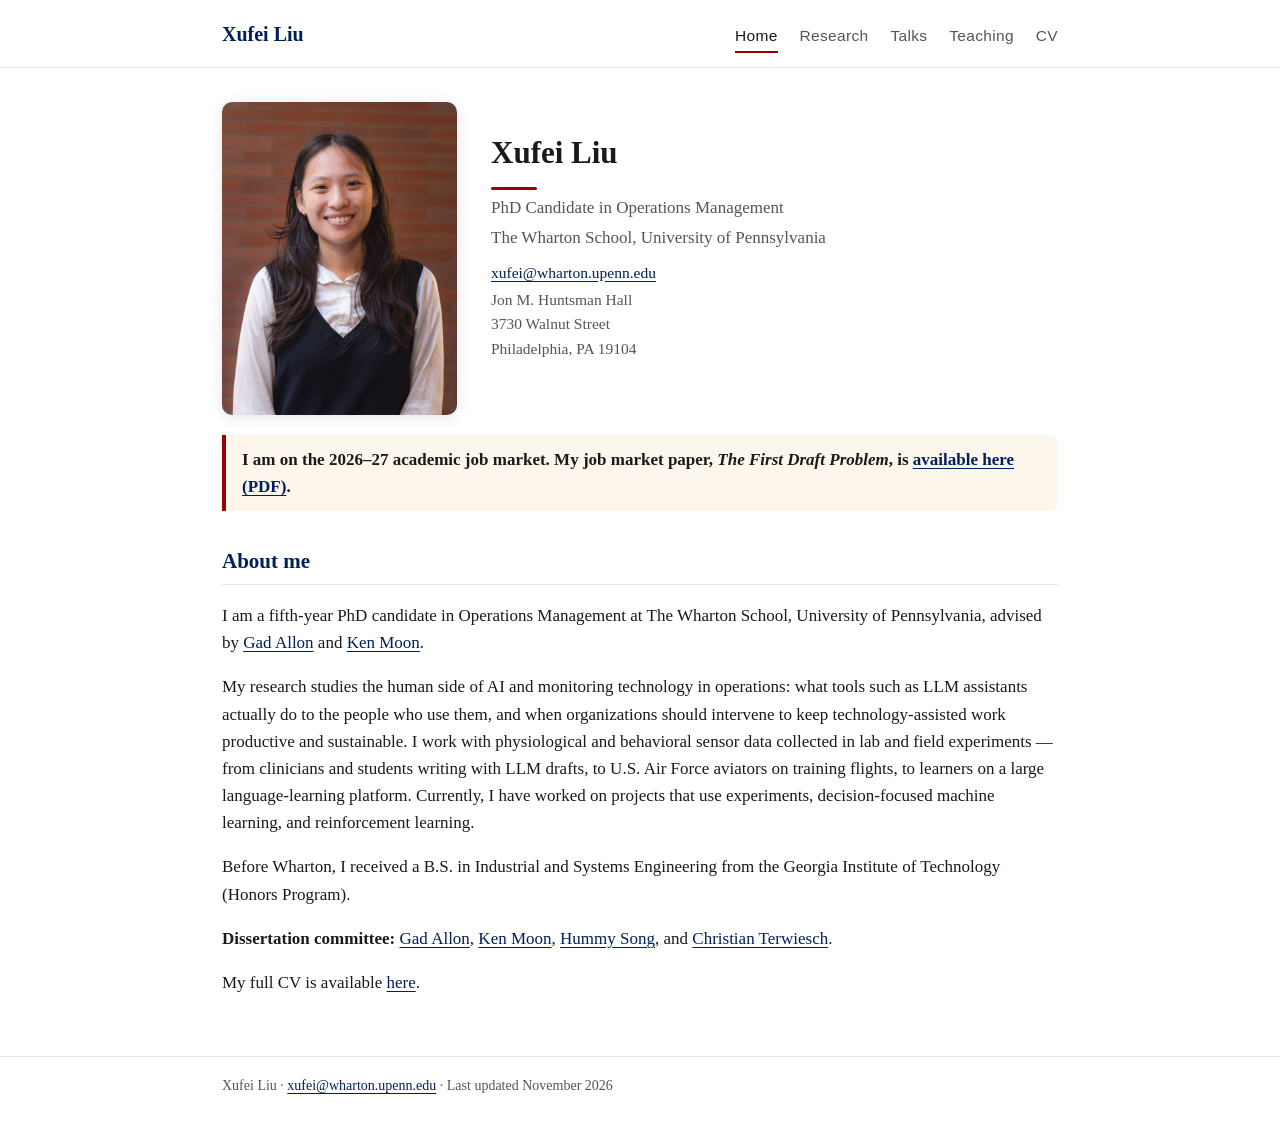
<file: index.html>
<!DOCTYPE html>
<html lang="en">
<head>
  <meta charset="utf-8">
  <meta name="viewport" content="width=device-width, initial-scale=1">
  <title>Xufei Liu</title>
  <meta name="description" content="Xufei Liu — PhD Candidate in Operations Management at The Wharton School, University of Pennsylvania. On the 2026–27 academic job market. Human-AI collaboration, worker well-being, and decision-aware machine learning.">
  <link rel="stylesheet" href="style.css?v=20261027">
</head>
<body>

<nav>
  <div class="container">
    <a class="brand" href="index.html">Xufei Liu</a>
    <a class="navlink active" href="index.html">Home</a>
    <a class="navlink" href="research.html">Research</a>
    <a class="navlink" href="talks.html">Talks</a>
    <a class="navlink" href="teaching.html">Teaching</a>
    <a class="navlink" href="cv/Xufei_Liu_CV.pdf">CV</a>
  </div>
</nav>

<div class="container">

  <div class="profile">
    <!-- headshot_web.jpg is the optimized copy (700px, ~70KB); the full-size
         original is img/headshot.JPG if you ever need it. -->
    <img src="img/headshot_web.jpg" alt="Photo of Xufei Liu">
    <div>
      <h1>Xufei Liu</h1>
      <p class="subtitle">PhD Candidate in Operations Management</p>
      <p class="subtitle">The Wharton School, University of Pennsylvania</p>
      <div class="contact">
        <div><a href="mailto:xufei@wharton.upenn.edu">xufei@wharton.upenn.edu</a></div>
        <div>Jon M. Huntsman Hall<br>3730 Walnut Street<br>Philadelphia, PA 19104</div>
        <!-- Add when ready:
        <div><a href="https://scholar.google.com/...">Google Scholar</a> · <a href="https://www.linkedin.com/in/...">LinkedIn</a></div>
        -->
      </div>
    </div>
  </div>

  <p class="jobmarket">I am on the 2026–27 academic job market. My job market paper,
  <em>The First Draft Problem</em>, is
  <a href="papers/FirstDraftProblem_Xufei_Liu.pdf">available here (PDF)</a>.</p>

  <h2>About me</h2>

  <p class="about-intro">I am a fifth-year PhD candidate in Operations Management at The Wharton School,
  University of Pennsylvania, advised by
  <a href="https://oid.wharton.upenn.edu/profile/gadallon/">Gad&nbsp;Allon</a> and
  <a href="https://www.kenmoon.net/">Ken&nbsp;Moon</a>.</p>

  <p>My research studies the human side of AI and monitoring technology in operations:
  what tools such as LLM assistants actually do to the people who use them, and when
  organizations should intervene to keep technology-assisted work productive and
  sustainable. I work with physiological and behavioral sensor data collected in lab and
  field experiments — from clinicians and students writing with LLM drafts, to U.S. Air
  Force aviators on training flights, to learners on a large language-learning platform.
  Currently, I have worked on projects that use experiments, decision-focused machine learning, and reinforcement learning.</p>

  <p>Before Wharton, I received a B.S. in Industrial and Systems Engineering from the
  Georgia Institute of Technology (Honors Program).</p>

  <p><strong>Dissertation committee:</strong>
  <a href="https://oid.wharton.upenn.edu/profile/gadallon/">Gad&nbsp;Allon</a>,
  <a href="https://www.kenmoon.net/">Ken&nbsp;Moon</a>,
  <a href="https://oid.wharton.upenn.edu/profile/hummy/">Hummy&nbsp;Song</a>, and
  <a href="https://oid.wharton.upenn.edu/profile/terwiesc/">Christian&nbsp;Terwiesch</a>.</p>

  <p>My full CV is available <a href="cv/Xufei_Liu_CV.pdf">here</a>.</p>

</div>

<footer>
  <div class="container">
    Xufei Liu · <a href="mailto:xufei@wharton.upenn.edu">xufei@wharton.upenn.edu</a> · Last updated November 2026
  </div>
</footer>

</body>
</html>
</file>
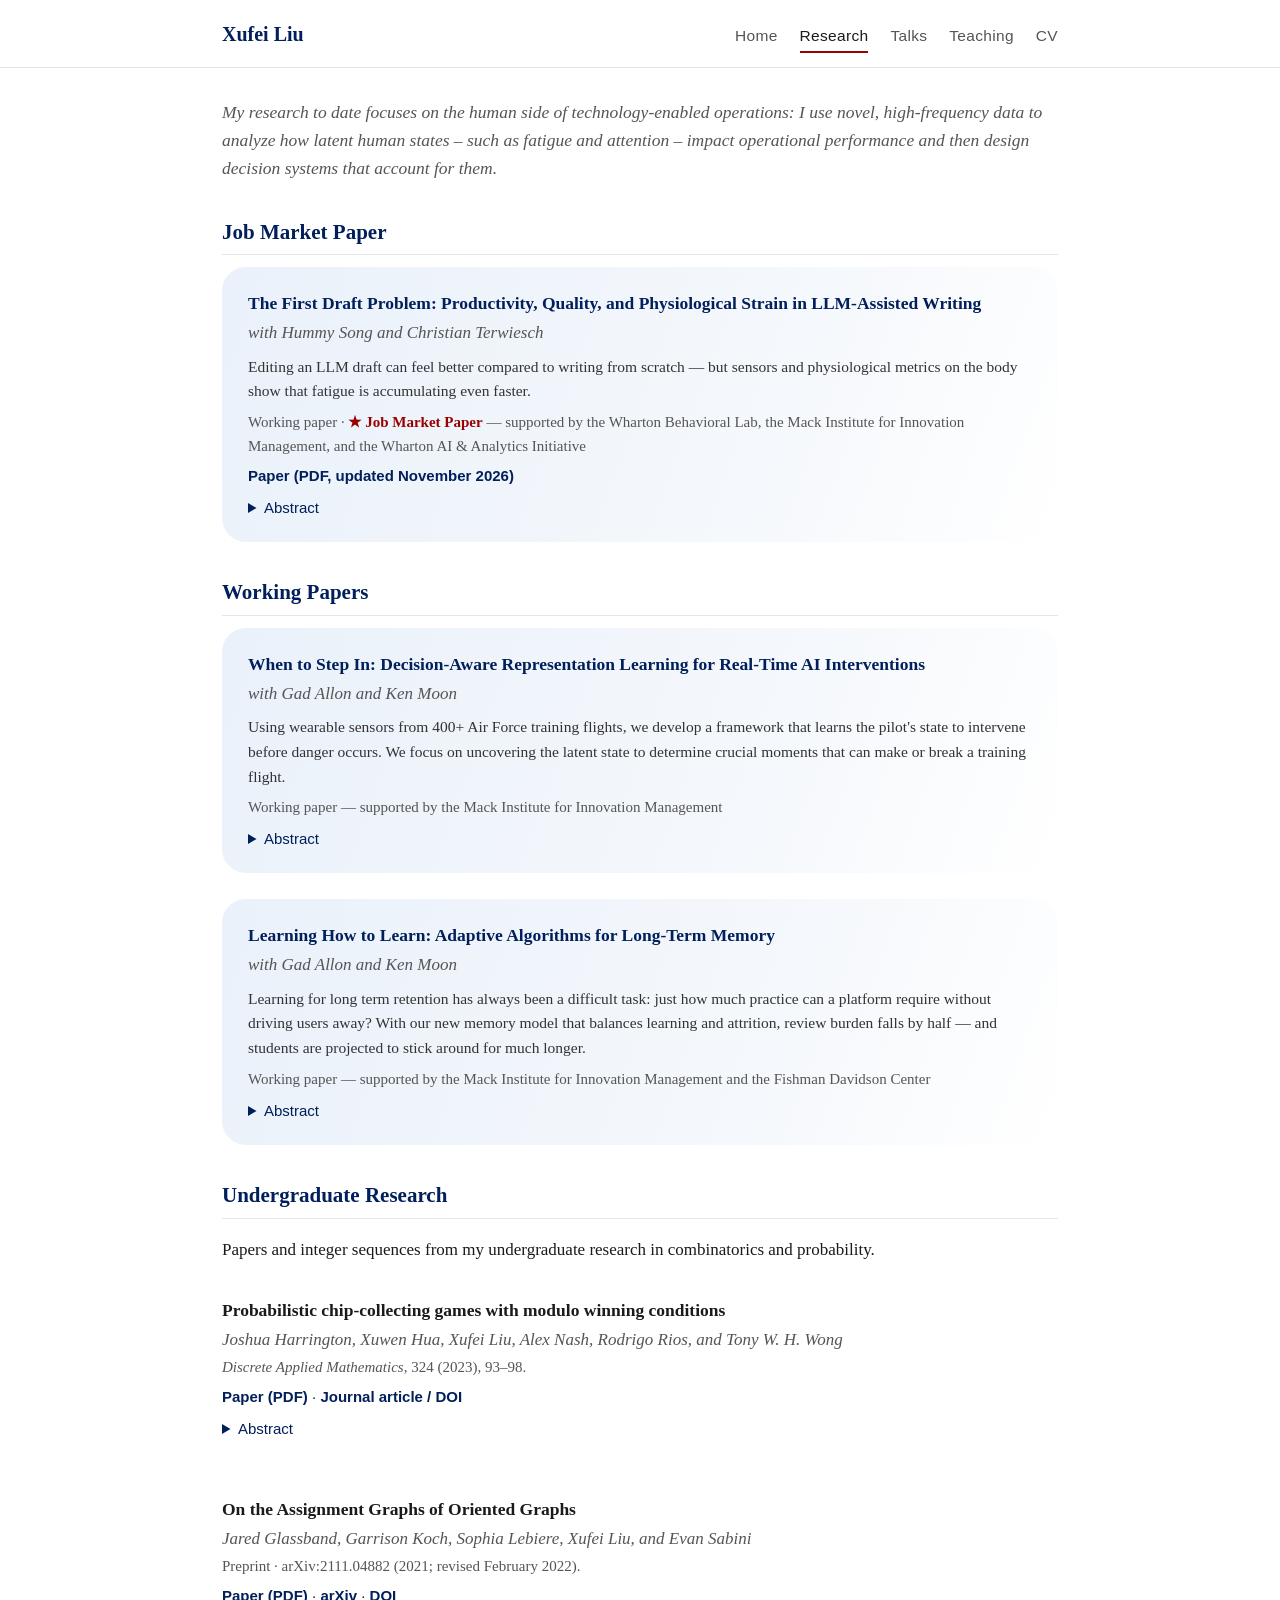
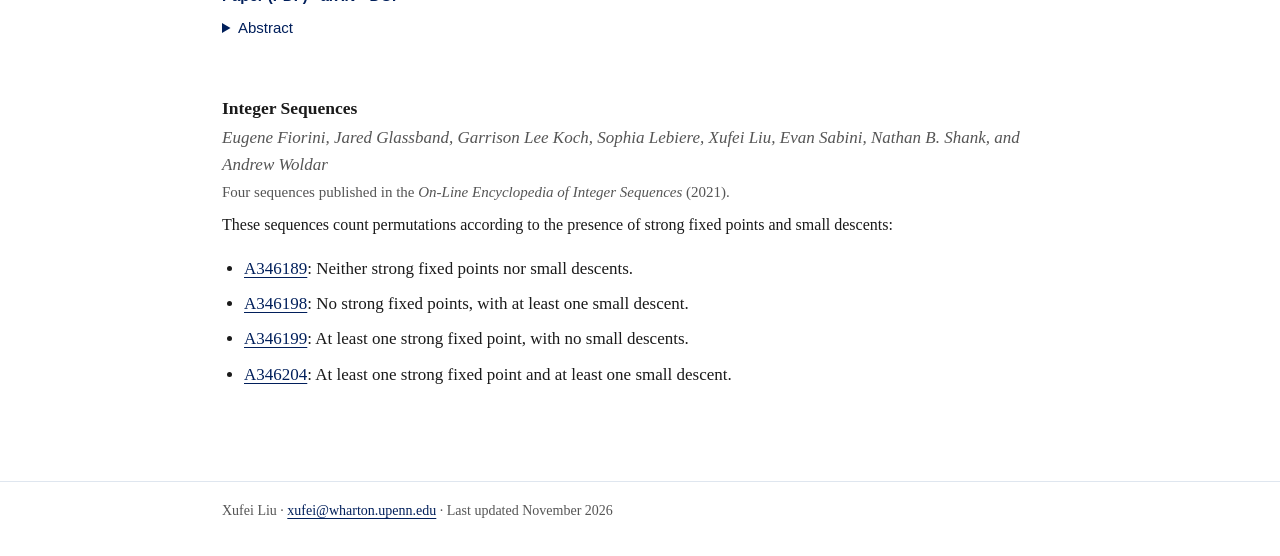
<file: research.html>
<!DOCTYPE html>
<html lang="en">
<head>
  <meta charset="utf-8">
  <meta name="viewport" content="width=device-width, initial-scale=1">
  <title>Research — Xufei Liu</title>
  <meta name="description" content="Research by Xufei Liu: human-LLM collaboration and cognitive load, decision-aware learning from wearable sensors, adaptive review policies for learning platforms, and undergraduate research in combinatorics and probability.">
  <link rel="stylesheet" href="style.css?v=20261027">
</head>
<body>

<nav>
  <div class="container">
    <a class="brand" href="index.html">Xufei Liu</a>
    <a class="navlink" href="index.html">Home</a>
    <a class="navlink active" href="research.html">Research</a>
    <a class="navlink" href="talks.html">Talks</a>
    <a class="navlink" href="teaching.html">Teaching</a>
    <a class="navlink" href="cv/Xufei_Liu_CV.pdf">CV</a>
  </div>
</nav>

<div class="container">

  <p class="lede">My research to date focuses on the human side of technology-enabled operations: I use novel, high-frequency data to analyze how latent human states &ndash; such as fatigue and attention &ndash; impact operational performance and then design decision systems that account for them.</p>

  <h2>Job Market Paper</h2>

  <div class="paper">
    <div class="title">The First Draft Problem: Productivity, Quality, and Physiological Strain in LLM-Assisted Writing</div>
    <div class="byline">with Hummy Song and Christian Terwiesch</div>
    <p class="hook">Editing an LLM draft can feel better compared to writing from scratch — but sensors and physiological metrics
    on the body show that fatigue is accumulating even faster. </p>
    <div class="status">Working paper · <span class="tag">&#9733; Job Market Paper</span> — supported by the Wharton Behavioral Lab, the Mack Institute for Innovation Management, and the Wharton AI &amp; Analytics Initiative</div>
    <div class="links"><a href="papers/FirstDraftProblem_Xufei_Liu.pdf">Paper (PDF, updated November 2026)</a></div>
    <details>
      <summary>Abstract</summary>
      <p>With the widespread adoption of ChatGPT and similar tools built on large language model (LLM)
      technology, lay and professional writers face the question: Should I write the document from scratch
      or should I ask an LLM to propose a first draft and then focus on editing and improving it? We call
      this the &ldquo;first draft problem&rdquo;: eliminating the blank page relocates the work of writing to revising
      and editing, with uncertain consequences for productivity and quality. Across two preregistered studies,
      we examine the costs and benefits of relying on LLMs to create the first draft. In Study 1, an online
      experiment with 16 clinicians producing documentation, we find that, contrary to our hypotheses, editing
      an LLM-generated draft as opposed to writing from scratch does not result in time savings or quality
      improvements on average. Instead, we observe significant heterogeneity: some clinicians revise
      substantially and gain quality but not time, while others revise minimally and gain time but not
      quality. In Study 2, a lab experiment with 100 university students summarizing video interviews, we
      collect granular keystroke logs, validated self-reports of cognitive load, and micro-level physiological
      and eye-tracking measurements to examine the sources of heterogeneity. In this setting, we find the
      expected productivity improvements: editing reduces task completion time by 69%, raises quality, and
      lowers self-reported cognitive load. At the same time, physiological markers indicate that fatigue
      accumulates faster when editing an LLM-generated draft compared to when writing from scratch. These
      findings suggest that successful and sustainable LLM use for writing assistance should account for
      physiological fatigue in addition to potential time savings and quality benefits. More broadly, filling
      the time freed with additional work when using LLM tools could mask the physiological costs incurred
      by workers and undermine their long-term well-being.</p>
    </details>
  </div>

  <h2>Working Papers</h2>

  <div class="paper">
    <div class="title">When to Step In: Decision-Aware Representation Learning for Real-Time AI Interventions</div>
    <div class="byline">with Gad Allon and Ken Moon</div>
    <p class="hook">Using wearable sensors from 400+ Air Force training flights, we develop a framework
    that learns the pilot's state to intervene before danger occurs. We focus on uncovering the latent state to determine
    crucial moments that can make or break a training flight.</p>
    <div class="status">Working paper — supported by the Mack Institute for Innovation Management</div>
    <details>
      <summary>Abstract</summary>
      <p>Operational decision-makers often cannot perform well without substantial experience, and
      learning is slow when feedback is delayed and attention is a scarce resource allocated over many
      competing priorities. We propose to augment the decision-making process with intelligent contextual
      cues, identified from data, that train the decision-maker to achieve rapid optimality. We study this
      AI-based augmentation in the context of fatigue and safety risk management for military aviators,
      where latent physiological vulnerability can build during a sortie and rarely surfaces as a safety
      hazard—but when a hazard does occur, the risks are extreme. Partnering with a company that outfits
      aviators at 22 U.S. Air Force bases with wearable sensors recording synchronized multistream data,
      we construct a label-free risk proxy that flags &ldquo;high-stress&rdquo; episodes in which physiological
      reactions (e.g., heart rate increases or blood oxygen decreases) are unusually strong relative to
      contemporaneous maneuver-induced stress; we discover a small number of interpretable situations
      from the sensor streams using self-supervised learning; and we design a budget-constrained
      intervention policy through a decision-feedback training loop that upweights the episodes most
      influential for the policy. Two minutes prior to a hypoxia alarm, high-stress episodes appear 104%
      more often than in matched control windows with similar maneuver-induced stress, and given a hard
      budget of 5 interventions during a 2-hour flight, prescribed interventions decrease projected time
      spent in high-stress episodes by 14.20%.</p>
    </details>
  </div>

  <div class="paper">
    <div class="title">Learning How to Learn: Adaptive Algorithms for Long-Term Memory</div>
    <div class="byline">with Gad Allon and Ken Moon</div>
    <p class="hook">Learning for long term retention has always been a difficult task: just how much practice can a platform require without driving users away? With our new memory model that balances learning and attrition, review
    burden falls by half — and students are projected to stick around for much longer.</p>
    <div class="status">Working paper — supported by the Mack Institute for Innovation Management and the Fishman Davidson Center</div>
    <details>
      <summary>Abstract</summary>
      <p>Digital learning platforms face an important trade-off: raising student workload can
      improve learning but might reduce engagement. We study this trade-off on a large Chinese
      language-learning platform with thousands of active students and roughly 6 million reviews
      per month, where each learned item generates four related skills (reading, writing, definition,
      and tone), so the platform must jointly manage forgetting and cross-task spillovers. We first
      estimate student-specific memory and transfer parameters in an offline memory model, then
      design a two-stage adaptive review policy that allocates daily review capacity via fast
      meta-adaptation and selects items using a spillover-aware bandit algorithm. Incorporating
      contextual transfer improves predictive accuracy for 85% of students; personalization
      lengthens review intervals by 15.8% without lowering predicted recall; and policy simulations
      reduce reviews to 48% of baseline while reducing projected attrition by 11%.</p>
    </details>
  </div>

  <h2 id="undergraduate-research">Undergraduate Research</h2>
  <p>Papers and integer sequences from my undergraduate research in combinatorics and probability.</p>

  <div class="paper paper-plain">
    <div class="title">Probabilistic chip-collecting games with modulo winning conditions</div>
    <div class="byline">Joshua Harrington, Xuwen Hua, Xufei Liu, Alex Nash, Rodrigo Rios, and Tony W. H. Wong</div>
    <div class="status"><em>Discrete Applied Mathematics</em>, 324 (2023), 93&ndash;98.</div>
    <div class="links">
      <a href="papers/Probabilistic_Chip_Collecting_Games.pdf">Paper (PDF)</a> &middot;
      <a href="https://doi.org/10.1016/j.dam.2022.08.031">Journal article / DOI</a>
    </div>
    <details>
      <summary>Abstract</summary>
      <p>Let <em>a</em>, <em>b</em>, and <em>n</em> be integers with 0 &lt; <em>a</em> &lt; <em>b</em> &lt; <em>n</em>.
      In a certain two-player probabilistic chip-collecting game, Alice tosses a coin to determine
      whether she collects <em>a</em> chips or <em>b</em> chips. If Alice collects <em>a</em> chips,
      then Bob collects <em>b</em> chips, and vice versa. A player is announced the winner when
      they have accumulated a number of chips that is a multiple of <em>n</em>. In this paper,
      we settle two conjectures from the literature related to this game.</p>
    </details>
  </div>

  <div class="paper paper-plain">
    <div class="title">On the Assignment Graphs of Oriented Graphs</div>
    <div class="byline">Jared Glassband, Garrison Koch, Sophia Lebiere, Xufei Liu, and Evan Sabini</div>
    <div class="status">Preprint &middot; arXiv:2111.04882 (2021; revised February 2022).</div>
    <div class="links">
      <a href="papers/Assignment_Graphs_of_Oriented_Graphs.pdf">Paper (PDF)</a> &middot;
      <a href="https://arxiv.org/abs/2111.04882">arXiv</a> &middot;
      <a href="https://doi.org/10.48550/arXiv.2111.04882">DOI</a>
    </div>
    <details>
      <summary>Abstract</summary>
      <p>In this paper, we extend the ideas of graph pebbling to oriented graphs and find a
      classification for all graphs with fully traversable pebbling assignments that are
      isomorphic to their assignment graph. We then give some cases in which a graph with
      a non-fully traversable pebbling assignment is isomorphic to its assignment graph.</p>
    </details>
  </div>

  <div class="paper paper-plain">
    <div class="title">Integer Sequences</div>
    <div class="byline">Eugene Fiorini, Jared Glassband, Garrison Lee Koch, Sophia Lebiere,
    Xufei Liu, Evan Sabini, Nathan B. Shank, and Andrew Woldar</div>
    <div class="status">Four sequences published in the <em>On-Line Encyclopedia of Integer Sequences</em> (2021).</div>
    <p>These sequences count permutations according to the presence of strong fixed points and small descents:</p>
    <ul>
      <li><a href="https://oeis.org/A346189">A346189</a>: Neither strong fixed points nor small descents.</li>
      <li><a href="https://oeis.org/A346198">A346198</a>: No strong fixed points, with at least one small descent.</li>
      <li><a href="https://oeis.org/A346199">A346199</a>: At least one strong fixed point, with no small descents.</li>
      <li><a href="https://oeis.org/A346204">A346204</a>: At least one strong fixed point and at least one small descent.</li>
    </ul>
  </div>

</div>

<footer>
  <div class="container">
    Xufei Liu · <a href="mailto:xufei@wharton.upenn.edu">xufei@wharton.upenn.edu</a> · Last updated November 2026
  </div>
</footer>

</body>
</html>
</file>
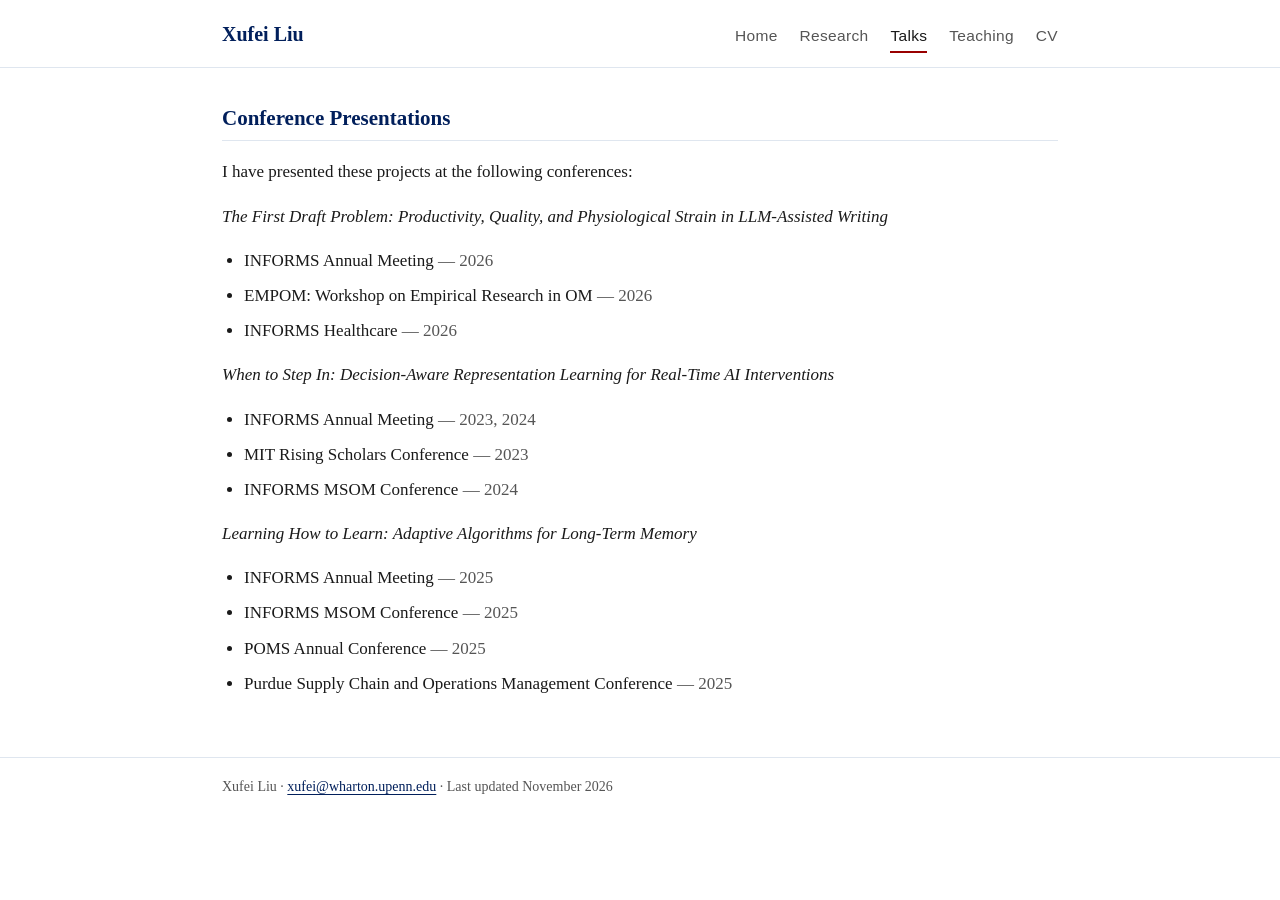
<file: talks.html>
<!DOCTYPE html>
<html lang="en">
<head>
  <meta charset="utf-8">
  <meta name="viewport" content="width=device-width, initial-scale=1">
  <title>Talks — Xufei Liu</title>
  <meta name="description" content="Conference presentations by Xufei Liu.">
  <link rel="stylesheet" href="style.css?v=20261027">
</head>
<body>

<nav>
  <div class="container">
    <a class="brand" href="index.html">Xufei Liu</a>
    <a class="navlink" href="index.html">Home</a>
    <a class="navlink" href="research.html">Research</a>
    <a class="navlink active" href="talks.html">Talks</a>
    <a class="navlink" href="teaching.html">Teaching</a>
    <a class="navlink" href="cv/Xufei_Liu_CV.pdf">CV</a>
  </div>
</nav>

<div class="container">

  <!-- When you have an upcoming talk, uncomment and edit this section:
  <h2>Upcoming Talks</h2>
  <p><strong>Month DD, YYYY: Conference Name</strong><br>
  Title: <em>Paper Title</em><br>
  Session details (room, time)</p>
  -->

  <h2>Conference Presentations</h2>

  <p>I have presented these projects at the following conferences:</p>

  <p><em>The First Draft Problem: Productivity, Quality, and Physiological Strain in LLM-Assisted Writing</em></p>

  <ul>
    <li>INFORMS Annual Meeting <span class="talk-year">— 2026</span></li>
    <li>EMPOM: Workshop on Empirical Research in OM <span class="talk-year">— 2026</span></li>
    <li>INFORMS Healthcare <span class="talk-year">— 2026</span></li>
  </ul>

  <p><em>When to Step In: Decision-Aware Representation Learning for Real-Time AI Interventions</em></p>

  <ul>
    <li>INFORMS Annual Meeting <span class="talk-year">— 2023, 2024</span></li>
    <li>MIT Rising Scholars Conference <span class="talk-year">— 2023</span></li>
    <li>INFORMS MSOM Conference <span class="talk-year">— 2024</span></li>
  </ul>

  <p><em>Learning How to Learn: Adaptive Algorithms for Long-Term Memory</em></p>

  <ul>
    <li>INFORMS Annual Meeting <span class="talk-year">— 2025</span></li>
    <li>INFORMS MSOM Conference <span class="talk-year">— 2025</span></li>
    <li>POMS Annual Conference <span class="talk-year">— 2025</span></li>
    <li>Purdue Supply Chain and Operations Management Conference <span class="talk-year">— 2025</span></li>
  </ul>

</div>

<footer>
  <div class="container">
    Xufei Liu · <a href="mailto:xufei@wharton.upenn.edu">xufei@wharton.upenn.edu</a> · Last updated November 2026
  </div>
</footer>

</body>
</html>
</file>
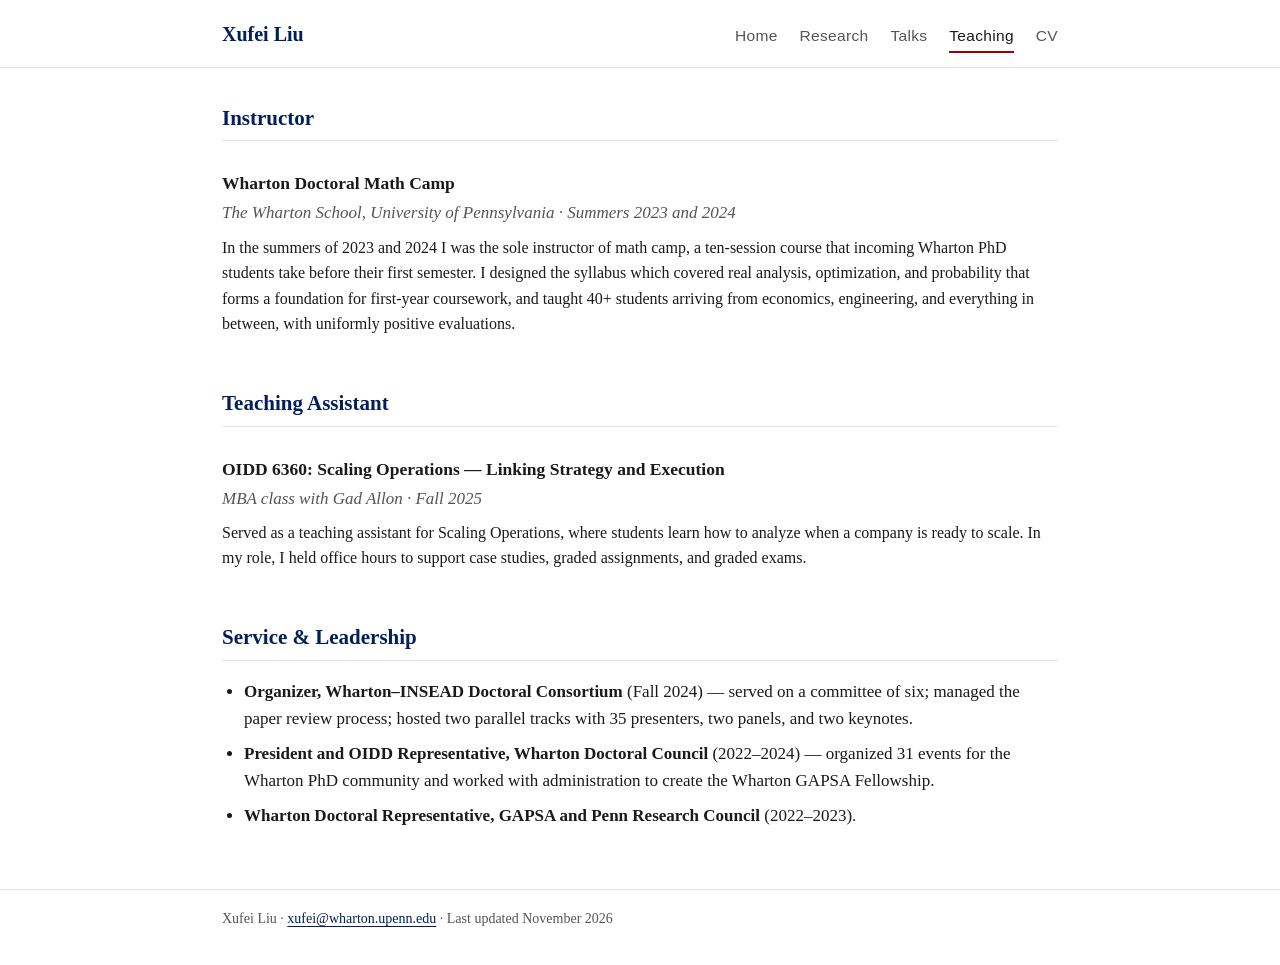
<file: teaching.html>
<!DOCTYPE html>
<html lang="en">
<head>
  <meta charset="utf-8">
  <meta name="viewport" content="width=device-width, initial-scale=1">
  <title>Teaching — Xufei Liu</title>
  <meta name="description" content="Teaching by Xufei Liu: Wharton Doctoral Math Camp instructor and MBA teaching assistant.">
  <link rel="stylesheet" href="style.css?v=20261027">
</head>
<body>

<nav>
  <div class="container">
    <a class="brand" href="index.html">Xufei Liu</a>
    <a class="navlink" href="index.html">Home</a>
    <a class="navlink" href="research.html">Research</a>
    <a class="navlink" href="talks.html">Talks</a>
    <a class="navlink active" href="teaching.html">Teaching</a>
    <a class="navlink" href="cv/Xufei_Liu_CV.pdf">CV</a>
  </div>
</nav>

<div class="container">

  <h2>Instructor</h2>

  <div class="paper paper-plain">
    <div class="title">Wharton Doctoral Math Camp</div>
    <div class="byline">The Wharton School, University of Pennsylvania · Summers 2023 and 2024</div>
    <p>In the summers of 2023 and 2024 I was the sole instructor of math camp, a ten-session
    course that incoming Wharton PhD students take before their first semester. I designed the
    syllabus which covered real analysis, optimization, and probability that forms a foundation for
    first-year coursework, and taught 40+ students arriving from economics,
    engineering, and everything in between, with uniformly positive evaluations. </p>
  </div>

  <h2>Teaching Assistant</h2>

  <div class="paper paper-plain">
    <div class="title">OIDD 6360: Scaling Operations — Linking Strategy and Execution</div>
    <div class="byline">MBA class with Gad Allon · Fall 2025</div>
    <p>Served as a teaching assistant for Scaling Operations, where students learn how to analyze when a company is ready to scale.
    In my role, I held office hours to support case studies, graded assignments, and graded exams.</p>
  </div>

  <h2>Service &amp; Leadership</h2>

  <ul>
    <li><strong>Organizer, Wharton&ndash;INSEAD Doctoral Consortium</strong> (Fall 2024) —
    served on a committee of six; managed the paper review process; hosted two parallel tracks
    with 35 presenters, two panels, and two keynotes.</li>
    <li><strong>President and OIDD Representative, Wharton Doctoral Council</strong> (2022&ndash;2024) —
    organized 31 events for the Wharton PhD community and worked with administration to create
    the Wharton GAPSA Fellowship.</li>
    <li><strong>Wharton Doctoral Representative, GAPSA and Penn Research Council</strong> (2022&ndash;2023).</li>
  </ul>

</div>

<footer>
  <div class="container">
    Xufei Liu · <a href="mailto:xufei@wharton.upenn.edu">xufei@wharton.upenn.edu</a> · Last updated November 2026
  </div>
</footer>

</body>
</html>
</file>
<file: style.css>
/* Xufei Liu — academic site stylesheet */
:root {
  --ink: #1a1a1a;
  --muted: #555;
  --accent: #011F5B;      /* Penn blue */
  --accent-2: #990000;    /* Penn red, used sparingly */
  --rule: #dfe6ef;
  --bg: #ffffff;
  --surface-blue: #eaf1fa;
  --surface-blue-soft: #f5f8fc;
}

* { box-sizing: border-box; }

body {
  margin: 0;
  font-family: Georgia, 'Times New Roman', serif;
  color: var(--ink);
  background: var(--bg);
  line-height: 1.6;
  font-size: 17px;
}

::selection { background: #dce7f6; }

.container { max-width: 880px; margin: 0 auto; padding: 0 22px; }

/* ---------- navigation ---------- */
nav {
  border-bottom: 1px solid var(--rule);
  background: var(--bg);
}
nav .container {
  display: flex;
  flex-wrap: wrap;
  align-items: baseline;
  gap: 6px 22px;
  padding-top: 18px;
  padding-bottom: 14px;
}
nav .brand {
  font-size: 20px;
  font-weight: bold;
  color: var(--accent);
  text-decoration: none;
  margin-right: auto;
}
nav a.navlink {
  color: var(--muted);
  text-decoration: none;
  font-size: 15.5px;
  font-family: 'Helvetica Neue', Arial, sans-serif;
  letter-spacing: 0.02em;
}
nav a.navlink:hover { color: var(--accent-2); }
nav a.navlink.active { color: var(--ink); border-bottom: 2px solid var(--accent-2); padding-bottom: 2px; }

/* ---------- headings & text ---------- */
h1 { font-size: 31px; margin: 26px 0 4px; color: var(--ink); }
h1::after {
  content: "";
  display: block;
  width: 46px;
  height: 3px;
  background: var(--accent-2);
  border-radius: 2px;
  margin-top: 10px;
}
h2 {
  font-size: 21px;
  margin: 34px 0 12px;
  color: var(--accent);
  border-bottom: 1px solid var(--rule);
  padding-bottom: 5px;
}
h3 { font-size: 17.5px; margin: 22px 0 2px; }
.subtitle { color: var(--muted); margin: 0 0 2px; }
.jobmarket {
  font-weight: bold;
  background: #fdf6ec;
  border-left: 4px solid var(--accent-2);
  border-radius: 0 8px 8px 0;
  padding: 11px 16px;
  margin: 20px 0;
}
.jobmarket-talk {
  display: block;
  margin-top: 7px;
  font-weight: normal;
}
a { color: var(--accent); text-underline-offset: 2.5px; transition: color 0.15s ease; }
a:hover { color: var(--accent-2); }

.lede {
  font-style: italic;
  color: var(--muted);
  font-size: 17.5px;
  margin: 30px 0 6px;
}

/* ---------- home layout ---------- */
.profile {
  display: flex;
  gap: 34px;
  margin-top: 34px;
  align-items: flex-start;
}
.profile img {
  width: 235px;
  border-radius: 10px;
  flex-shrink: 0;
  box-shadow: 0 2px 14px rgba(1, 31, 91, 0.12);
}
.contact { color: var(--muted); font-size: 15.5px; margin-top: 10px; }
.contact div { margin: 2px 0; }

/* ---------- research entries ---------- */
.paper {
  margin-bottom: 26px;
  padding: 22px 26px;
  background: linear-gradient(110deg, var(--surface-blue), var(--surface-blue-soft) 65%, var(--bg));
  border: 0;
  border-radius: 24px;
}
.paper.paper-plain {
  margin-bottom: 22px;
  padding: 16px 0;
  background: transparent;
  border: 0;
  border-radius: 0;
  box-shadow: none;
}
.paper .title { font-weight: bold; font-size: 17.5px; }
.paper:not(.paper-plain) .title { color: var(--accent); }
.paper .byline { font-style: italic; color: var(--muted); margin: 2px 0; }
.paper .hook { font-size: 15.5px; color: #333; margin: 8px 0 6px; }
.paper .status { font-size: 15px; color: var(--muted); margin: 2px 0; }
.paper .tag {
  font-style: normal;
  color: var(--accent-2);
  font-weight: bold;
}
.paper p { font-size: 16px; margin: 8px 0 0; }
.paper .links {
  font-size: 15px;
  font-family: 'Helvetica Neue', Arial, sans-serif;
  margin: 6px 0 0;
}
.paper .links a { font-weight: bold; text-decoration: none; }
.paper .links a:hover { text-decoration: underline; }
details { margin-top: 8px; }
details summary {
  cursor: pointer;
  color: var(--accent);
  font-size: 15px;
  font-family: 'Helvetica Neue', Arial, sans-serif;
}
details summary:hover { color: var(--accent-2); }
details p {
  font-size: 15.5px;
  margin: 10px 0 2px;
  color: #333;
  border-left: 2px solid var(--rule);
  padding-left: 14px;
}

/* ---------- lists & tables ---------- */
ul { padding-left: 22px; }
li { margin-bottom: 8px; }
.talk-year { color: var(--muted); }

/* ---------- footer ---------- */
footer {
  border-top: 1px solid var(--rule);
  margin-top: 60px;
  padding: 18px 0 34px;
  color: var(--muted);
  font-size: 14px;
}

/* ---------- mobile ---------- */
@media (max-width: 640px) {
  .about-intro { text-wrap: balance; }
  .profile {
    flex-direction: column;
    align-items: center;
    text-align: center;
    gap: 16px;
    margin-top: 28px;
  }
  .profile img { width: 200px; }
  .profile h1 { margin-top: 0; }
  .profile h1::after { margin-left: auto; margin-right: auto; }
  .profile .subtitle { text-wrap: balance; }
  .contact { text-align: center; }
  nav .container {
    display: grid;
    grid-template-columns: repeat(5, max-content);
    justify-content: space-between;
    align-items: center;
    gap: 0 8px;
    padding-top: 12px;
    padding-bottom: 6px;
  }
  nav .brand { grid-column: 1 / -1; margin-right: 0; }
  nav a.navlink {
    font-size: 14.5px;
    letter-spacing: 0;
    white-space: nowrap;
    min-height: 44px;
    padding: 10px 0;
    border-bottom: 2px solid transparent;
    line-height: 1.4;
  }
  nav a.navlink.active { padding-bottom: 10px; border-bottom-color: var(--accent-2); }
  body { font-size: 16px; }
  .paper { padding: 18px 20px; border-radius: 20px; }
}
</file>
